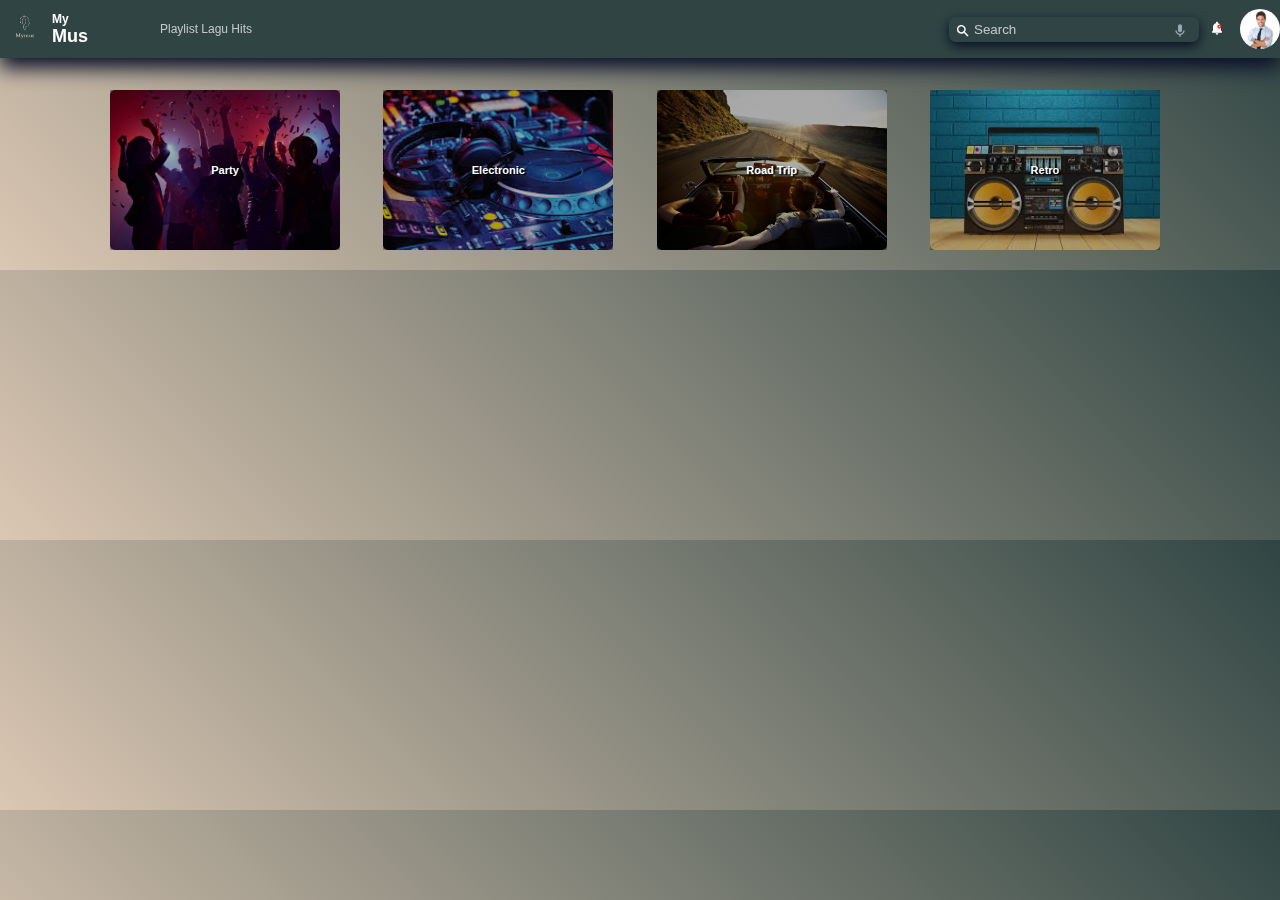
<file: index.html>
<!DOCTYPE html>
<html lang="en">

<head>
    <meta charset="UTF-8">
    <meta http-equiv="X-UA-Compatible" content="IE=edge">
    <meta name="viewport" content="width=device-width, initial-scale=1.0">
    
    <!-- Title -->
    <title>MyMus</title>
    
    <!-- Favicon -->
    <link rel="shortcut icon" href="img/logo.jpg" type="image/x-icon">
    
    <!-- Material Icons css link -->
    <link
        href="https://fonts.googleapis.com/css?family=Material+Icons|Material+Icons+Outlined|Material+Icons+Two+Tone|Material+Icons+Round"
        rel="stylesheet" />
    
    <!-- Local css link -->
    <link rel="stylesheet" href="css/style.css" />

</head>

<body>

    <!-- Navbar -->

    <!-- Making navbar sticky to top -->
    <div class="navbar-fixed">
        <nav class="navbar">

            <!-- Left part of navbar contains logo and menu -->
            <div class="left d-flex">
                <div class="logo d-flex">
                    <div class="logo-img">
                        <a href="index.html"><img src="img/logo.jpg" alt=""></a>
                    </div>
                    <span class="logo-name">
                        <span class="focus-in-contract-bck">My</span><br>
                        <span class="focus-in-contract-bck">Mus</span>
                    </span>
                </div>
                <span class="link">
                    <a href="#player">Playlist Lagu Hits</a>
                </span>
            </div>

            <!-- Right part of navbar contains search bar, notification, user pic -->
            <div class="right d-flex">
                <!-- Search bar -->
                <div class="search">
                    <span class="material-icons-round"> search </span>
                    <input type="text" placeholder="Search" />
                    <span class="material-icons-round"> mic </span>
                </div>

                <!-- Notification icon -->
                <div class="notif">
                    <i class="material-icons-round"> notifications </i>
                    <i class="material-icons-round"> stop_circle </i>
                </div>

                <!-- Profile pic -->
                <div class="profile-pic">
                    <img src="img/profile.jpeg" alt="" />
                </div>
            </div>
        </nav>
    </div>
    <!-- End Navbar -->

    <!-- Container contains Main section and Queue Section -->
    <div class="container main-container d-flex">

        <!--  Main Section -->
        <main class="main-section col">

            <!-- Popular Categories -->
            <section id="mood">
                <div class="section-container d-flex">
                    <!-- Mood Element -->
                    <div class="mood-element">
                        <div class="name d-flex">
                            party
                        </div>
                        <!-- Image with play pause hover effect -->
                        <a href="playlist.html">
                            <div class="image-container play-pause">
                                <img src="img/party.jpg" alt="">
                            </div>
                        </a>
                    </div>
                    <!-- End Mood Element -->

                    <!-- Mood Element -->
                    <div class="mood-element">
                        <div class="name">
                            electronic
                        </div>
                        <!-- Image with play pause hover effect -->
                        <a href="playlist.html">
                            <div class="image-container play-pause">
                                <img src="img/electronic.jpeg" alt="">
                            </div>
                        </a>
                    </div>
                    <!-- End Mood Element -->

                    <!-- Mood Element -->
                    <div class="mood-element">
                        <div class="name">
                            road trip
                        </div>
                        <!-- Image with play pause hover effect -->
                        <a href="playlist.html">
                            <div class="image-container play-pause">
                                <img src="img/roadtrip.jpg" alt="">
                            </div>
                        </a>
                    </div>
                    <!-- End Mood Element -->

                    <!-- Mood Element -->
                    <div class="mood-element">
                        <div class="name">
                            retro
                        </div>
                        <!-- Image with play pause hover effect -->
                        <a href="playlist.html">
                            <div class="image-container play-pause">
                                <img src="img/retro.jpeg" alt="">
                            </div>
                        </a>
                    </div>
                    <!-- End Mood Element -->

                </div>
                
            </section>
            <!-- End Popular Categories -->
        </main>
        <!--  End Main Section -->


    </div>
    <!-- End Container -->

    <!-- Footer i.e. Player  -->
    <!-- queue section is integrated in bottom player for mobile devices -->
    <footer id="player">
        <!-- close icon for mobile devices to close bottom player -->
        <a class="material-icons-round close" href="">
            close
        </a>

        <!-- Container -->
        <div class="container d-flex">

            <!-- Mobile Queue  -->
            <div class="queue">
                <!-- Navbar with queue menu -->
                <div class="navbar-fixed d-flex">
                    <!-- left  -->
                    <div class="left">Queue</div>

                    <!-- Right part contains queue dropdown menu -->
                    <div class="right">

                        <!-- Dropdown container -->
                        <div class="dropdown-container queue-menu" tabindex="1">
                            Queue

                            <!-- down arrow icon -->
                            <span class="material-icons-round">
                                keyboard_arrow_down
                            </span>

                            <!-- dropdown -->
                            <div class="dropdown">
                                <ul class="list">
                                    <li>
                                        <a href="#player">
                                            <span class="material-icons-round ">
                                                queue_music
                                            </span>
                                            <span> Playlists</span>
                                        </a>
                                    </li>
                                    <li>
                                        <a href="#player">
                                            <span class="material-icons-round ">
                                                favorite
                                            </span>
                                            <span> Favourites Songs</span>
                                        </a>
                                    </li>

                                </ul>
                            </div>

                        </div>
                    </div>
                </div>
                <!-- Navbar with queue menu -->

                <!-- Sidebar main i.e. Song container -->
                <div class="sidebar-main">

                    <!-- Song -->
                    <div class="song d-flex">

                        <!-- Left part contains image and song details -->
                        <div class="left d-flex">
                            <div class="count">01</div>
                            <a href="#player">
                                <div class="image-container play-pause">
                                    <img src="img/i-dont-care.jpg" alt="" />
                                </div>
                            </a>
                            <div class="name d-flex">
                                <div class="song-name">I Don't Care</div>
                                <div class="singer-name">Ed Sheeran</div>
                            </div>
                        </div>

                        <div class="right">
                            <!-- used checkbox for toggling -->
                            <input type="checkbox" class="toggle-button">
                            <div class="favourite">
                            </div>
                        </div>
                    </div>
                    <!-- End Song -->

                    <!-- Song -->
                    <div class="song d-flex">

                        <!-- Left part contains image and song details -->
                        <div class="left d-flex">
                            <div class="count">02</div>

                            <a href="#player">
                                <div class="image-container play-pause">
                                    <img src="img/dusk-till-down.jpeg" alt="" />
                                </div>
                            </a>
                            <div class="name d-flex">
                                <div class="song-name">Dusk Till Down</div>
                                <div class="singer-name">Zayn Malik</div>
                            </div>

                        </div>
                        <div class="right">
                            <!-- used checkbox for toggling -->
                            <input type="checkbox" class="toggle-button">
                            <div class="favourite">
                            </div>
                        </div>
                    </div>
                    <!-- End Song -->

                    <!-- Song -->
                    <div class="song d-flex">

                        <!-- Left part contains image and song details -->
                        <div class="left d-flex">
                            <div class="count">03</div>

                            <a href="#player">
                                <div class="image-container play-pause">
                                    <img src="img/vaatthi.jpg" alt="" />
                                </div>
                            </a>
                            <div class="name d-flex">
                                <div class="song-name">Vaathi Coming</div>
                                <div class="singer-name">Anirudh Ravichander</div>
                            </div>

                        </div>
                        <div class="right">
                            <!-- used checkbox for toggling -->
                            <input type="checkbox" class="toggle-button">
                            <div class="favourite">
                            </div>
                        </div>
                    </div>
                    <!-- End Song -->

                    <!-- Song -->
                    <div class="song d-flex">

                        <!-- Left part contains image and song details -->
                        <div class="left d-flex">
                            <div class="current-playing">
                                <span class="material-icons-round">
                                    bar_chart
                                </span>
                            </div>
                            <a href="#player">
                                <div class="image-container play-pause">
                                    <img src="img/in-your-eyes.jpeg" alt="" />
                                </div>
                            </a>
                            <div class="name d-flex">
                                <div class="song-name">In Your Eyes</div>
                                <div class="singer-name">The Weeknd</div>
                            </div>

                        </div>
                        <div class="right">
                            <!-- used checkbox for toggling -->
                            <input type="checkbox" class="toggle-button">
                            <div class="favourite">
                            </div>
                        </div>
                    </div>
                    <!-- End Song -->

                    <!-- Song -->
                    <div class="song d-flex">

                        <!-- Left part contains image and song details -->
                        <div class="left d-flex">
                            <div class="count">01</div>

                            <a href="#player">
                                <div class="image-container play-pause" tabindex="1">
                                    <img src="img/shawnmendes.jpg" alt="">
                                </div>
                            </a>
                            <div class="name d-flex">
                                <div class="song-name"> Treat You Better</div>
                                <div class="singer-name">Shawn Mendes</div>
                            </div>
                        </div>
                        <div class="right">
                            <!-- used checkbox for toggling -->
                            <input type="checkbox" class="toggle-button">
                            <div class="favourite">
                            </div>
                        </div>
                    </div>
                    <!-- End Song -->

                    <!-- Song -->
                    <div class="song d-flex">

                        <!-- Left part contains image and song details -->
                        <div class="left d-flex">
                            <div class="count">02</div>

                            <a href="#player">
                                <div class="image-container play-pause">
                                    <img src="img/heartless.webp" alt="" />
                                </div>
                            </a>
                            <div class="name d-flex">
                                <div class="song-name">Heartless</div>
                                <div class="singer-name">The Weeknd</div>
                            </div>

                        </div>
                        <div class="right">
                            <!-- used checkbox for toggling -->
                            <input type="checkbox" class="toggle-button">
                            <div class="favourite">
                            </div>
                        </div>
                    </div>
                    <!-- End Song -->

                    <!-- Song -->
                    <div class="song d-flex">

                        <!-- Left part contains image and song details -->
                        <div class="left d-flex">
                            <div class="count">03</div>

                            <a href="#player">
                                <div class="image-container play-pause">
                                    <img src="img/blinding-ligghts.webp" alt="" />
                                </div>
                            </a>
                            <div class="name d-flex">
                                <div class="song-name">Blinding Lights</div>
                                <div class="singer-name">The Weeknd</div>
                            </div>

                        </div>
                        <div class="right">
                            <!-- used checkbox for toggling -->
                            <input type="checkbox" class="toggle-button">
                            <div class="favourite">
                            </div>
                        </div>
                    </div>
                    <!-- End Song -->

                    <!-- Song -->
                    <div class="song d-flex">

                        <!-- Left part contains image and song details -->
                        <div class="left d-flex">
                            <div class="count">01</div>

                            <a href="#player">
                                <div class="image-container play-pause">
                                    <img src="img/starboy.webp" alt="" />
                                </div>
                            </a>
                            <div class="name d-flex">
                                <div class="song-name">Starboy</div>
                                <div class="singer-name">The Weeknd</div>
                            </div>

                        </div>
                        <div class="right">
                            <!-- used checkbox for toggling -->
                            <input type="checkbox" class="toggle-button">
                            <div class="favourite">
                            </div>
                        </div>
                    </div>
                    <!-- End Song -->

                    <!-- Song -->
                    <div class="song d-flex">

                        <!-- Left part contains image and song details -->
                        <div class="left d-flex">
                            <div class="count">02</div>

                            <a href="#player">
                                <div class="image-container play-pause">
                                    <img src="img/the-hills.webp" alt="" />
                                </div>
                            </a>
                            <div class="name d-flex">
                                <div class="song-name">The Hills</div>
                                <div class="singer-name">The Weeknd</div>
                            </div>

                        </div>
                        <div class="right">
                            <!-- used checkbox for toggling -->
                            <input type="checkbox" class="toggle-button">
                            <div class="favourite">
                            </div>
                        </div>
                    </div>
                    <!-- End Song -->

                    <!-- Song -->
                    <div class="song d-flex">

                        <!-- Left part contains image and song details -->
                        <div class="left d-flex">
                            <div class="count">03</div>

                            <a href="#player">
                                <div class="image-container play-pause">
                                    <img src="img/i-feel-it-coming.webp" alt="" />
                                </div>
                            </a>
                            <div class="name d-flex">
                                <div class="song-name">I feel it coming</div>
                                <div class="singer-name">The Weeknd</div>
                            </div>

                        </div>
                        <div class="right">
                            <!-- used checkbox for toggling -->
                            <input type="checkbox" class="toggle-button">
                            <div class="favourite">
                            </div>
                        </div>
                    </div>
                    <!-- End Song -->

                    <!-- Song -->
                    <div class="song d-flex">

                        <!-- Left part contains image and song details -->
                        <div class="left d-flex">
                            <div class="count">01</div>

                            <a href="#player">
                                <div class="image-container play-pause">
                                    <img src="img/secrets.webp" alt="" />
                                </div>
                            </a>
                            <div class="name d-flex">
                                <div class="song-name">Secrets</div>
                                <div class="singer-name">The Weeknd</div>
                            </div>

                        </div>
                        <div class="right">
                            <!-- used checkbox for toggling -->
                            <input type="checkbox" class="toggle-button">
                            <div class="favourite">
                            </div>
                        </div>
                    </div>
                    <!-- End Song -->

                    <!-- Song -->
                    <div class="song d-flex">

                        <!-- Left part contains image and song details -->
                        <div class="left d-flex">
                            <div class="count">02</div>

                            <a href="#player">
                                <div class="image-container play-pause">
                                    <img src="img/EdSheeran.jpg" alt="">
                                </div>
                            </a>
                            <div class="name d-flex">
                                <div class="song-name"> Thinking out loud</div>
                                <div class="singer-name">Ed Sheeran</div>
                            </div>

                        </div>
                        <div class="right">
                            <!-- used checkbox for toggling -->
                            <input type="checkbox" class="toggle-button">
                            <div class="favourite">
                            </div>
                        </div>
                    </div>
                    <!-- End Song -->

                    <!-- Song -->
                    <div class="song d-flex">

                        <!-- Left part contains image and song details -->
                        <div class="left d-flex">
                            <div class="count">03</div>

                            <a href="#player">
                                <div class="image-container play-pause">
                                    <img src="img/love-me.jpg" alt="">
                                </div>
                            </a>
                            <div class="name d-flex">
                                <div class="song-name"> Love Me Like You Do</div>
                                <div class="singer-name">Ellie Goulding</div>
                            </div>

                        </div>
                        <div class="right">
                            <!-- used checkbox for toggling -->
                            <input type="checkbox" class="toggle-button">
                            <div class="favourite">
                            </div>
                        </div>
                    </div>
                </div>
                <!-- End Sidebar main -->

            </div>
            <!--End Mobile Queue  -->

            <!-- Bottom Player -->
            <div class="player d-flex">

                <!-- Left part of player -->
                <div class="song-info left d-flex">
                    <!-- thumb -->
                    <div class="image-container"><img src="img/weeknd.jpg" alt=""></div>

                    <!-- song with marquee -->
                    <div class="song-details">
                        <marquee behavior=scroll direction="left" scrollamount="3">Blinding Lights</marquee>
                        <p>The Weeknd</p>
                    </div>

                    <!-- favourite and other controls -->
                    <div class="make-favourite d-flex">
                        <input type="checkbox" class="toggle-button">
                        <div class="favourite">
                        </div>
                        <span class="material-icons-round">block</span>
                    </div>

                </div>
                <!-- End Left part of player -->

                <!-- Middle part of player -->
                <div class="main-controls d-flex center">

                    <!-- change song  controls -->
                    <div class="top-controls d-flex">
                        <span class="material-icons-round">shuffle</span>
                        <span class="material-icons-round">skip_previous</span>
                        <span class="material-icons-round">pause</span>
                        <span class="material-icons-round">skip_next</span>
                        <span class="material-icons-round">repeat</span>
                    </div>

                    <!-- audio seek bar using range input element -->
                    <div class="bottom-controls d-flex">
                        <div class="duration">1:24</div>
                        <div class="progress d-flex"><input type="range"></div>
                        <div class="duration">4:23</div>
                    </div>

                </div>
                <!-- End Middle part of player -->

                <!-- Right part of player -->
                <div class="right-control right d-flex">

                    <!-- Playlist, volume and other controls -->
                    <span class="material-icons-round">playlist_play</span>
                    <span class="material-icons-round">speaker</span>
                    <span class="material-icons-round">volume_up</span>
                    <div class="progress d-flex">
                        <input type="range">
                    </div>
                    <span class="material-icons-round">open_in_full</span>
                </div>
                <!-- End Right part of player -->

            </div>
            <!--End Bottom Player -->

        </div>
        <!-- End Container -->

    </footer>
    <!-- End Footer -->

</body>

</html>
</file>
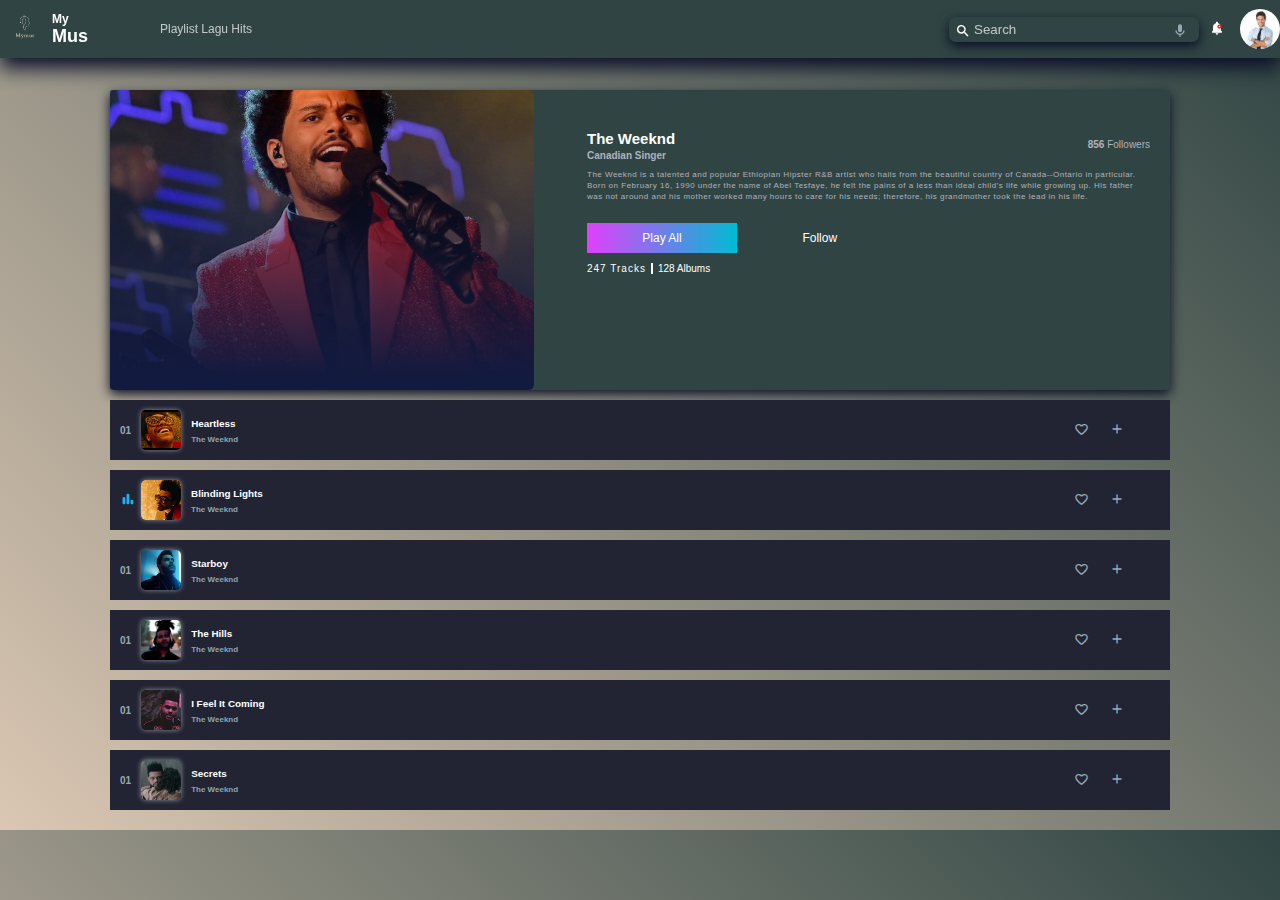
<file: playlist.html>
<!DOCTYPE html>
<html lang="en">

<head>
    <meta charset="UTF-8" />
    <meta name="viewport" content="width=device-width, initial-scale=1.0" />

    <!-- Title -->
    <title>MyMus</title>

    <!-- Favicon -->
    <link rel="shortcut icon" href="img/logo.jpg" type="image/x-icon">

    <!-- Material Icons css link -->
    <link
        href="https://fonts.googleapis.com/css?family=Material+Icons|Material+Icons+Outlined|Material+Icons+Two+Tone|Material+Icons+Round"
        rel="stylesheet" />

    <!-- Local css link -->
    <link rel="stylesheet" href="css/style.css" />

</head>

<body>
    
    <!-- Navbar -->

    <!-- Making navbar sticky to top -->
    <div class="navbar-fixed">
        <nav class="navbar">

            <!-- Left part of navbar contains logo and menu -->
            <div class="left d-flex">
                <div class="logo d-flex">
                    <div class="logo-img">
                        <a href="index.html"><img src="img/logo.jpg" alt=""></a>
                    </div>
                    <span class="logo-name">
                        <span class="focus-in-contract-bck">My</span><br>
                        <span class="focus-in-contract-bck">Mus</span>
                    </span>
                </div>
                <span class="link">
                    <a href="#player">Playlist Lagu Hits</a>
                </span>
            </div>

            <!-- Right part of navbar contains search bar, notification, user pic -->
            <div class="right d-flex">
                <!-- Search bar -->
                <div class="search">
                    <span class="material-icons-round"> search </span>
                    <input type="text" placeholder="Search" />
                    <span class="material-icons-round"> mic </span>
                </div>

                <!-- Notification icon -->
                <div class="notif">
                    <i class="material-icons-round"> notifications </i>
                    <i class="material-icons-round"> stop_circle </i>
                </div>

                <!-- Profile pic -->
                <div class="profile-pic">
                    <img src="img/profile.jpeg" alt="" />
                </div>
            </div>
        </nav>
    </div>
    <!-- End Navbar -->

    <!-- Container contains Main section and Queue Section -->
    <div class="container main-container d-flex">

        <!--  Main Section -->
        <main class="main-section col d-flex">

            <!-- Hero Section -->
            <div class="hero scale-up-center d-flex">

                <!-- Left part -->
                <div class="left">
                    <div class="image-container">
                        <img src="img/weeknd1.jpg" alt="" />
                    </div>
                </div>

                <!-- Right Part -->
                <div class="right d-flex">

                    <!-- Artist name -->
                    <div class="heading d-flex">
                        <div class="left">
                            <p class="artist-name">The Weeknd</p>
                            <p class="bold">Canadian Singer</p>
                        </div>
                        <div class="right">
                            <span class="followers bold">856</span> Followers
                        </div>
                    </div>

                    <!-- Description about artist -->
                    <div class="description">
                        The Weeknd is a talented and popular Ethiopian Hipster R&B artist who hails from the beautiful
                        country of
                        Canada--Ontario in particular. Born on February 16, 1990 under the name of Abel Tesfaye, he felt
                        the pains of a less
                        than ideal child's life while growing up. His father was not around and his mother worked many
                        hours to care for his
                        needs; therefore, his grandmother took the lead in his life.
                    </div>

                    <!-- Button controls -->
                    <div class="controls">
                        <button class="btn">Play All</button>
                        <button class="btn">Follow</button>
                    </div>

                    <!-- Total tracks and albums -->
                    <div class="songs d-flex">
                        <div class="tracks"><span>247</span> Tracks</div>
                        <div class="albums"><span>128</span> Albums</div>
                    </div>
                </div>

            </div>
            <!-- End Hero Section -->

            <!-- All Songs -->
            <div class="all-songs scale-up-center d-flex">

                <!-- Song -->
                <div class="song d-flex">
                    <!-- Left part -->
                    <div class="left d-flex">
                        <div class="count">01</div>
                        <a href="#player">
                            <div class="image-container play-pause">
                                <img src="img/heartless.webp" alt="" />
                            </div>
                        </a>
                        <div class="name d-flex">
                            <div class="song-name">Heartless</div>
                            <div class="singer-name">The Weeknd</div>
                        </div>
                    </div>
                    <!-- Right part -->
                    <div class="right d-flex">
                        <!-- checkbox used for toggling favourite button -->
                        <input type="checkbox" class="toggle-button" />
                        <div class="favourite"></div>
                        <span class="material-icons-round"> add </span>
                    </div>
                </div>
                <!-- End Song -->

                <!-- Song -->
                <div class="song d-flex">
                    <!-- Left part -->
                    <div class="left d-flex">
                        <div class="current-playing">
                            <span class="material-icons-round">
                                bar_chart
                            </span>
                        </div>
                        <a href="#player">
                            <div class="image-container play-pause">
                                <img src="img/blinding-ligghts.webp" alt="" />
                            </div>
                        </a>
                        <div class="name d-flex">
                            <div class="song-name">Blinding Lights</div>
                            <div class="singer-name">The Weeknd</div>
                        </div>
                    </div>
                    <!-- Right part -->
                    <div class="right d-flex">
                        <!-- checkbox used for toggling favourite button -->
                        <input type="checkbox" class="toggle-button" />
                        <div class="favourite"></div>
                        <span class="material-icons-round"> add </span>
                    </div>
                </div>
                <!-- End Song -->

                <!-- Song -->
                <div class="song d-flex">
                    <!-- Left part -->
                    <div class="left d-flex">
                        <div class="count">01</div>
                        <a href="#player">
                            <div class="image-container play-pause">
                                <img src="img/starboy.webp" alt="" />
                            </div>
                        </a>
                        <div class="name d-flex">
                            <div class="song-name">Starboy</div>
                            <div class="singer-name">The Weeknd</div>
                        </div>
                    </div>
                    <!-- Right part -->
                    <div class="right d-flex">
                        <!-- checkbox used for toggling favourite button -->
                        <input type="checkbox" class="toggle-button" />
                        <div class="favourite"></div>
                        <span class="material-icons-round"> add </span>
                    </div>
                </div>
                <!-- End Song -->

                <!-- Song -->
                <div class="song d-flex">
                    <!-- Left part -->
                    <div class="left d-flex">
                        <div class="count">01</div>
                        <a href="#player">
                            <div class="image-container play-pause">
                                <img src="img/the-hills.webp" alt="" />
                            </div>
                        </a>
                        <div class="name d-flex">
                            <div class="song-name">The Hills</div>
                            <div class="singer-name">The Weeknd</div>
                        </div>
                    </div>
                    <!-- Right part -->
                    <div class="right d-flex">
                        <!-- checkbox used for toggling favourite button -->
                        <input type="checkbox" class="toggle-button" />
                        <div class="favourite"></div>
                        <span class="material-icons-round"> add </span>
                    </div>
                </div>
                <!-- End Song -->

                <!-- Song -->
                <div class="song d-flex">
                    <!-- Left part -->
                    <div class="left d-flex">
                        <div class="count">01</div>
                        <a href="#player">
                            <div class="image-container play-pause">
                                <img src="img/i-feel-it-coming.webp" alt="" />
                            </div>
                        </a>
                        <div class="name d-flex">
                            <div class="song-name">I feel it coming</div>
                            <div class="singer-name">The Weeknd</div>
                        </div>
                    </div>
                    <!-- Right part -->
                    <div class="right d-flex">
                        <!-- checkbox used for toggling favourite button -->
                        <input type="checkbox" class="toggle-button" />
                        <div class="favourite"></div>
                        <span class="material-icons-round"> add </span>
                    </div>
                </div>
                <!-- End Song -->

                <!-- Song -->
                <div class="song d-flex">
                    <!-- Left part -->
                    <div class="left d-flex">
                        <div class="count">01</div>
                        <a href="#player">
                            <div class="image-container play-pause">
                                <img src="img/secrets.webp" alt="" />
                            </div>
                        </a>
                        <div class="name d-flex">
                            <div class="song-name">Secrets</div>
                            <div class="singer-name">The Weeknd</div>
                        </div>
                    </div>

                    <!-- Right part -->
                    <div class="right d-flex">
                        <!-- checkbox used for toggling favourite button -->
                        <input type="checkbox" class="toggle-button" />
                        <div class="favourite"></div>
                        <span class="material-icons-round"> add </span>
                    </div>
                </div>
                <!-- End Song -->
            </div>
            <!-- End All Songs -->

        </main>
        <!-- End Main Section -->

        <!-- Sidebar for Desktop -->
    </div>
    <!-- End Container -->

    <!-- Footer i.e. Player  -->
    <!-- queue section is integrated in bottom player for mobile devices -->
    <footer id="player">
        <!-- close icon for mobile devices to close bottom player -->
        <a class="material-icons-round close" href="">
            close
        </a>
    
        <!-- Container -->
        <div class="container d-flex">
    
            <!-- Mobile Queue  -->
            <div class="queue">
                <!-- Navbar with queue menu -->
                <div class="navbar-fixed d-flex">
                    <!-- left  -->
                    <div class="left">Queue</div>
    
                    <!-- Right part contains queue dropdown menu -->
                    <div class="right">
    
                        <!-- Dropdown container -->
                        <div class="dropdown-container queue-menu" tabindex="1">
                            Queue
    
                            <!-- down arrow icon -->
                            <span class="material-icons-round">
                                keyboard_arrow_down
                            </span>
    
                            <!-- dropdown -->
                            <div class="dropdown">
                                <ul class="list">
                                    <li>
                                        <a href="#player">
                                            <span class="material-icons-round ">
                                                queue_music
                                            </span>
                                            <span> Playlists</span>
                                        </a>
                                    </li>
                                    <li>
                                        <a href="#player">
                                            <span class="material-icons-round ">
                                                favorite
                                            </span>
                                            <span> Favourites Songs</span>
                                        </a>
                                    </li>
    
                                </ul>
                            </div>
    
                        </div>
                    </div>
                </div>
                <!-- Navbar with queue menu -->
    
                <!-- Sidebar main i.e. Song container -->
                <div class="sidebar-main">
    
                    <!-- Song -->
                    <div class="song d-flex">
    
                        <!-- Left part contains image and song details -->
                        <div class="left d-flex">
                            <div class="count">01</div>
                            <a href="#player">
                                <div class="image-container play-pause">
                                    <img src="img/i-dont-care.jpg" alt="" />
                                </div>
                            </a>
                            <div class="name d-flex">
                                <div class="song-name">I Don't Care</div>
                                <div class="singer-name">Ed Sheeran</div>
                            </div>
                        </div>
    
                        <div class="right">
                            <!-- used checkbox for toggling -->
                            <input type="checkbox" class="toggle-button">
                            <div class="favourite">
                            </div>
                        </div>
                    </div>
                    <!-- End Song -->
    
                    <!-- Song -->
                    <div class="song d-flex">
    
                        <!-- Left part contains image and song details -->
                        <div class="left d-flex">
                            <div class="count">02</div>
    
                            <a href="#player">
                                <div class="image-container play-pause">
                                    <img src="img/dusk-till-down.jpeg" alt="" />
                                </div>
                            </a>
                            <div class="name d-flex">
                                <div class="song-name">Dusk Till Down</div>
                                <div class="singer-name">Zayn Malik</div>
                            </div>
    
                        </div>
                        <div class="right">
                            <!-- used checkbox for toggling -->
                            <input type="checkbox" class="toggle-button">
                            <div class="favourite">
                            </div>
                        </div>
                    </div>
                    <!-- End Song -->
    
                    <!-- Song -->
                    <div class="song d-flex">
    
                        <!-- Left part contains image and song details -->
                        <div class="left d-flex">
                            <div class="count">03</div>
    
                            <a href="#player">
                                <div class="image-container play-pause">
                                    <img src="img/vaatthi.jpg" alt="" />
                                </div>
                            </a>
                            <div class="name d-flex">
                                <div class="song-name">Vaathi Coming</div>
                                <div class="singer-name">Anirudh Ravichander</div>
                            </div>
    
                        </div>
                        <div class="right">
                            <!-- used checkbox for toggling -->
                            <input type="checkbox" class="toggle-button">
                            <div class="favourite">
                            </div>
                        </div>
                    </div>
                    <!-- End Song -->
    
                    <!-- Song -->
                    <div class="song d-flex">
    
                        <!-- Left part contains image and song details -->
                        <div class="left d-flex">
                            <div class="current-playing">
                                <span class="material-icons-round">
                                    bar_chart
                                </span>
                            </div>
                            <a href="#player">
                                <div class="image-container play-pause">
                                    <img src="img/in-your-eyes.jpeg" alt="" />
                                </div>
                            </a>
                            <div class="name d-flex">
                                <div class="song-name">In Your Eyes</div>
                                <div class="singer-name">The Weeknd</div>
                            </div>
    
                        </div>
                        <div class="right">
                            <!-- used checkbox for toggling -->
                            <input type="checkbox" class="toggle-button">
                            <div class="favourite">
                            </div>
                        </div>
                    </div>
                    <!-- End Song -->
    
                    <!-- Song -->
                    <div class="song d-flex">
    
                        <!-- Left part contains image and song details -->
                        <div class="left d-flex">
                            <div class="count">01</div>
    
                            <a href="#player">
                                <div class="image-container play-pause" tabindex="1">
                                    <img src="img/shawnmendes.jpg" alt="">
                                </div>
                            </a>
                            <div class="name d-flex">
                                <div class="song-name"> Treat You Better</div>
                                <div class="singer-name">Shawn Mendes</div>
                            </div>
                        </div>
                        <div class="right">
                            <!-- used checkbox for toggling -->
                            <input type="checkbox" class="toggle-button">
                            <div class="favourite">
                            </div>
                        </div>
                    </div>
                    <!-- End Song -->
    
                    <!-- Song -->
                    <div class="song d-flex">
    
                        <!-- Left part contains image and song details -->
                        <div class="left d-flex">
                            <div class="count">02</div>
    
                            <a href="#player">
                                <div class="image-container play-pause">
                                    <img src="img/heartless.webp" alt="" />
                                </div>
                            </a>
                            <div class="name d-flex">
                                <div class="song-name">Heartless</div>
                                <div class="singer-name">The Weeknd</div>
                            </div>
    
                        </div>
                        <div class="right">
                            <!-- used checkbox for toggling -->
                            <input type="checkbox" class="toggle-button">
                            <div class="favourite">
                            </div>
                        </div>
                    </div>
                    <!-- End Song -->
    
                    <!-- Song -->
                    <div class="song d-flex">
    
                        <!-- Left part contains image and song details -->
                        <div class="left d-flex">
                            <div class="count">03</div>
    
                            <a href="#player">
                                <div class="image-container play-pause">
                                    <img src="img/blinding-ligghts.webp" alt="" />
                                </div>
                            </a>
                            <div class="name d-flex">
                                <div class="song-name">Blinding Lights</div>
                                <div class="singer-name">The Weeknd</div>
                            </div>
    
                        </div>
                        <div class="right">
                            <!-- used checkbox for toggling -->
                            <input type="checkbox" class="toggle-button">
                            <div class="favourite">
                            </div>
                        </div>
                    </div>
                    <!-- End Song -->
    
                    <!-- Song -->
                    <div class="song d-flex">
    
                        <!-- Left part contains image and song details -->
                        <div class="left d-flex">
                            <div class="count">01</div>
    
                            <a href="#player">
                                <div class="image-container play-pause">
                                    <img src="img/starboy.webp" alt="" />
                                </div>
                            </a>
                            <div class="name d-flex">
                                <div class="song-name">Starboy</div>
                                <div class="singer-name">The Weeknd</div>
                            </div>
    
                        </div>
                        <div class="right">
                            <!-- used checkbox for toggling -->
                            <input type="checkbox" class="toggle-button">
                            <div class="favourite">
                            </div>
                        </div>
                    </div>
                    <!-- End Song -->
    
                    <!-- Song -->
                    <div class="song d-flex">
    
                        <!-- Left part contains image and song details -->
                        <div class="left d-flex">
                            <div class="count">02</div>
    
                            <a href="#player">
                                <div class="image-container play-pause">
                                    <img src="img/the-hills.webp" alt="" />
                                </div>
                            </a>
                            <div class="name d-flex">
                                <div class="song-name">The Hills</div>
                                <div class="singer-name">The Weeknd</div>
                            </div>
    
                        </div>
                        <div class="right">
                            <!-- used checkbox for toggling -->
                            <input type="checkbox" class="toggle-button">
                            <div class="favourite">
                            </div>
                        </div>
                    </div>
                    <!-- End Song -->
    
                    <!-- Song -->
                    <div class="song d-flex">
    
                        <!-- Left part contains image and song details -->
                        <div class="left d-flex">
                            <div class="count">03</div>
    
                            <a href="#player">
                                <div class="image-container play-pause">
                                    <img src="img/i-feel-it-coming.webp" alt="" />
                                </div>
                            </a>
                            <div class="name d-flex">
                                <div class="song-name">I feel it coming</div>
                                <div class="singer-name">The Weeknd</div>
                            </div>
    
                        </div>
                        <div class="right">
                            <!-- used checkbox for toggling -->
                            <input type="checkbox" class="toggle-button">
                            <div class="favourite">
                            </div>
                        </div>
                    </div>
                    <!-- End Song -->
    
                    <!-- Song -->
                    <div class="song d-flex">
    
                        <!-- Left part contains image and song details -->
                        <div class="left d-flex">
                            <div class="count">01</div>
    
                            <a href="#player">
                                <div class="image-container play-pause">
                                    <img src="img/secrets.webp" alt="" />
                                </div>
                            </a>
                            <div class="name d-flex">
                                <div class="song-name">Secrets</div>
                                <div class="singer-name">The Weeknd</div>
                            </div>
    
                        </div>
                        <div class="right">
                            <!-- used checkbox for toggling -->
                            <input type="checkbox" class="toggle-button">
                            <div class="favourite">
                            </div>
                        </div>
                    </div>
                    <!-- End Song -->
    
                    <!-- Song -->
                    <div class="song d-flex">
    
                        <!-- Left part contains image and song details -->
                        <div class="left d-flex">
                            <div class="count">02</div>
    
                            <a href="#player">
                                <div class="image-container play-pause">
                                    <img src="img/EdSheeran.jpg" alt="">
                                </div>
                            </a>
                            <div class="name d-flex">
                                <div class="song-name"> Thinking out loud</div>
                                <div class="singer-name">Ed Sheeran</div>
                            </div>
    
                        </div>
                        <div class="right">
                            <!-- used checkbox for toggling -->
                            <input type="checkbox" class="toggle-button">
                            <div class="favourite">
                            </div>
                        </div>
                    </div>
                    <!-- End Song -->
    
                    <!-- Song -->
                    <div class="song d-flex">
    
                        <!-- Left part contains image and song details -->
                        <div class="left d-flex">
                            <div class="count">03</div>
    
                            <a href="#player">
                                <div class="image-container play-pause">
                                    <img src="img/love-me.jpg" alt="">
                                </div>
                            </a>
                            <div class="name d-flex">
                                <div class="song-name"> Love Me Like You Do</div>
                                <div class="singer-name">Ellie Goulding</div>
                            </div>
    
                        </div>
                        <div class="right">
                            <!-- used checkbox for toggling -->
                            <input type="checkbox" class="toggle-button">
                            <div class="favourite">
                            </div>
                        </div>
                    </div>
                </div>
                <!-- End Sidebar main -->
    
            </div>
            <!--End Mobile Queue  -->
    
            <!-- Bottom Player -->
            <div class="player d-flex">
    
                <!-- Left part of player -->
                <div class="song-info left d-flex">
                    <!-- thumb -->
                    <div class="image-container"><img src="img/weeknd.jpg" alt=""></div>
    
                    <!-- song with marquee -->
                    <div class="song-details">
                        <marquee behavior=scroll direction="left" scrollamount="3">Blinding Lights</marquee>
                        <p>The Weeknd</p>
                    </div>
    
                    <!-- favourite and other controls -->
                    <div class="make-favourite d-flex">
                        <input type="checkbox" class="toggle-button">
                        <div class="favourite">
                        </div>
                        <span class="material-icons-round">block</span>
                    </div>
    
                </div>
                <!-- End Left part of player -->
    
                <!-- Middle part of player -->
                <div class="main-controls d-flex center">
    
                    <!-- change song  controls -->
                    <div class="top-controls d-flex">
                        <span class="material-icons-round">shuffle</span>
                        <span class="material-icons-round">skip_previous</span>
                        <span class="material-icons-round">pause</span>
                        <span class="material-icons-round">skip_next</span>
                        <span class="material-icons-round">repeat</span>
                    </div>
    
                    <!-- audio seek bar using range input element -->
                    <div class="bottom-controls d-flex">
                        <div class="duration">1:24</div>
                        <div class="progress d-flex"><input type="range"></div>
                        <div class="duration">4:23</div>
                    </div>
    
                </div>
                <!-- End Middle part of player -->
    
                <!-- Right part of player -->
                <div class="right-control right d-flex">
    
                    <!-- Playlist, volume and other controls -->
                    <span class="material-icons-round">playlist_play</span>
                    <span class="material-icons-round">speaker</span>
                    <span class="material-icons-round">volume_up</span>
                    <div class="progress d-flex">
                        <input type="range">
                    </div>
                    <span class="material-icons-round">open_in_full</span>
                </div>
                <!-- End Right part of player -->
    
            </div>
            <!--End Bottom Player -->
    
        </div>
        <!-- End Container -->
    
    </footer>
    <!-- End Footer -->

</body>

</html>
</file>
<file: css/style.css>
/*=============================================
=            Global Styles            =
=============================================*/

@font-face {
  font-family: priori-sans;
  src: url(../Priori_Sans_Regular.ttf);
}
/* removing defalt padding and margins */
* {
  padding: 0;
  margin: 0;
  box-sizing: border-box;
  font-family: sans-serif;
  outline: none;
}

html {
  font-size: 62.5%;
  scroll-behavior: smooth;
}
body {
  background-image: linear-gradient(45deg, #dbc7b3, #304543);
  background-color: #dbc7b3;
  color: #93a8b3;
  scrollbar-width: none;
}
a {
  color: inherit;
  text-decoration: none;
}
a:hover,
a:focus {
  color: white;
  text-decoration: none;
}

/* Hiding scroll bar */
::-webkit-scrollbar {
  display: none;
}
html,
body,
aside,
.queue {
  -ms-overflow-style: none; /* IE and Edge */
  scrollbar-width: none; /* Firefox */
}

/* Placeholder color */
::placeholder {
  /* Chrome, Firefox, Opera, Safari 10.1+ */
  color: #ffffffb3;
  opacity: 1; /* Firefox */
}

img {
  width: 100%;
  height: 100%;
  object-fit: cover;
}
.col {
  margin-left: 1.5rem;
  margin-right: 1.5rem;
  padding: 1rem;
}
/* flex class */
.d-flex {
  display: flex;
  justify-content: center;
  align-items: center;
}
/* material icons  */
.material-icons-round,
.material-icons-outlined {
  font-size: 16px !important;
  vertical-align: middle;
  position: relative;
  top: -1px;
  margin-right: 5px;
}
.material-icons-round:hover,
.material-icons-round:focus {
  color: white;
  cursor: pointer;
}

.container {
  margin-top: 8rem;
  padding-right: 1.5rem;
  padding-left: 1.5rem;
  margin-right: auto;
  margin-left: auto;
  align-items: stretch;
}
.main-section {
  flex: 3 3;
  width: 100%;
  flex-direction: column;
  align-items: stretch;
}
.center {
  align-self: center;
  justify-self: center;
}
aside {
  flex: 1 0;
  display: none;
}
.image-container {
  width: 6rem;
  height: 6rem;
  margin-right: 1rem;
  border-radius: 5px;
  overflow: hidden;
}
.section-container {
  flex-wrap: wrap;
  justify-content: space-between;
}
.section-title {
  margin: 2rem 0 1rem;
  color: white;
  font-weight: 400;
  text-transform: capitalize;
  font-size: 1.3rem;
  line-height: 2;
  border-bottom: 1px solid white;
}
/* Dropdown */
.dropdown {
  background-color: rgba(255, 255, 255, 0.9);
  position: absolute;
  top: 10px;
  right: 20px;
  transition: transform 0.4s;
  transform: scale(0);
  transform-origin: 100% 0;
  font-weight: normal;
}
.dropdown-container:focus .dropdown {
  z-index: 100;
  transform: scale(1);
  text-align: left;
}
.dropdown-container:focus .menu-icon {
  color: white;
}

/*=====  End of Global Styles  ======*/

/*=============================================
=            Play Pause hover effect            =
=============================================*/

.play-pause {
  position: relative;
}
.play-pause::after {
  width: 100%;
  height: 100%;
  content: "play_arrow";
  font-family: "Material Icons Round";
  font-size: 3rem;
  position: absolute;
  top: 0;
  left: 0;
  text-align: center;
  line-height: 9rem;
  color: white;
  background-color: #0c0c0c50;
  z-index: 5;
  display: none;
}
/* checkbox toggle button */
.toggle-button {
  position: absolute;
  z-index: 5;
  width: 20px;
  height: 20px;
  opacity: 0;
  top: 0;
  left: 0;
}
.favourite::after {
  content: "favorite_border";
  font-family: "Material Icons Round";
  font-size: 1.5rem;
}
.toggle-button:hover {
  cursor: pointer;
}
.toggle-button:checked + .favourite::after {
  content: "favorite";
  color: red;
}
.latest-artist .play-pause::after {
  width: 6rem;
  line-height: 6rem;
  height: 100%;
}
.play-pause:hover::after {
  display: block;
}
.category .name:hover + a .play-pause::after,
.mood-element .name:hover + a .play-pause::after {
  display: block;
}

.popular-artist .play-pause::after {
  line-height: 9rem;
}
.mood-element .play-pause::after {
  line-height: 16rem;
}
.latest-songs .play-pause::after {
  line-height: 11rem;
}
.song .play-pause::after {
  line-height: 6rem;
  font-size: 2rem;
}
/*=====  End of Play Pause hover effect  ======*/

/*=============================================
=            Navbar            =
=============================================*/

.navbar-fixed {
  position: fixed;
  width: 100%;
  top: 0;
  background-color: #304543;
  padding: 5px 0;
  box-shadow: 0px 10px 20px 0px #0a0f28;
  z-index: 200;
}
.navbar {
  display: flex;
  justify-content: space-between;
  align-items: center;
}
/* logo */
.logo-img {
  height: 4.8rem;
  width: 5rem;
}
.logo-img img {
  height: 100%;
  width: 100%;
  object-fit: contain;
}
.logo-name {
  width: 8rem;
  padding: 0px 2px;
  font-weight: 600;
}
.logo-name span:first-child {
  color: white;
  font-size: 1rem;
}
.logo-name span:last-child {
  color: white;
  font-size: 1.5rem;
}
.link {
  display: none;
}
.link a {
  padding: 10px;
  font-size: 1.2rem;
  color: rgba(255, 255, 255, 0.7);
  text-decoration: none;
  transition: 0.3s ease-in-out;
}
.link a:hover,
.link a:focus {
  cursor: pointer;
  color: white;
  background-color: #fff4;
  border-radius: 5px;
}
/* search bar */
.search input {
  padding: 0.5rem 2.5rem;
  width: 18rem;
  background-color: #304543;
  color: white;
  border: none;
  border-radius: 7px;
  box-shadow: #090e27 0px 4px 12px;
}
.search {
  position: relative;
}
.search span:nth-child(1) {
  position: absolute;
  font-size: 1rem;
  left: 6px;
  top: 6px;
  color: #ffffff;
  z-index: 1;
}
.search span:last-child {
  position: absolute;
  font-size: 1rem;
  right: 6px;
  top: 6px;
  color: #93a8b3;
  z-index: 1;
}
.search,
.notif {
  margin-right: 1rem;
}
.notif {
  color: white;
  position: relative;
  cursor: pointer;
}
.notif i:nth-child(2) {
  position: absolute;
  font-size: 5px !important;
  color: red;
  left: 8px;
  top: 3px;
}
/* user profile */
.profile-pic {
  height: 4rem;
  width: 4rem;
}
.profile-pic img {
  width: 100%;
  height: 100%;
  object-fit: cover;
  border-radius: 50%;
}
/*=====  End of Navbar  ======*/

/*=============================================
=            Carousel            =
=============================================*/
.carousel .row {
  justify-content: space-between;
}
.carousel-item {
  min-width: 12rem;
  height: 12rem;
  border-radius: 5px;
  transition: transform 250ms;
  overflow: hidden;
}
.row:hover .carousel-item {
  opacity: 0.5;
  transform: scale(0.9);
}
.row:hover .carousel-item:hover {
  cursor: pointer;
  transform: scale(1.2);
  opacity: 1;
  z-index: 1;
}

/*=====  End of Carousel  ======*/

/*=============================================
=            Latest Release Section            =
=============================================*/

.latest-artist {
  flex-basis: 100%;
  margin-bottom: 1rem;
  justify-content: space-between;
  position: relative;
}
.latest-artist .right {
  flex-direction: column;
  align-self: flex-start;
  justify-content: space-between;
}
.details {
  color: white;
}
.name,
.date {
  line-height: 2;
}
.name {
  text-transform: capitalize;
  font-size: 0.9em;
  color: #fff;
  font-weight: bold;
}
.date {
  font-weight: 100;
  font-size: 0.8em;
}
.menu-icon:hover {
  cursor: pointer;
}
.latest-artist .material-icons-round {
  margin: 0;
  margin-left: 5px;
}
.length {
  font-size: 1em;
}
.list {
  list-style: none;
}
.list li:hover,
.list li:focus {
  background-color: white;
}
.list li a {
  display: block;
  width: 100%;
  text-decoration: none;
  color: darkslategray;
  padding: 0.5rem;
  font-size: 12px;
  border-bottom: 1px solid lightgray;
}
.text {
  line-height: 24px;
}

/*=====  End of Latest Release Section  ======*/

/*=============================================
=            Popular Artists Section            =
=============================================*/
.popular-artist {
  flex-basis: 33%;
  margin-bottom: 1rem;
}

.popular-artist .image-container {
  border-radius: 50%;
  overflow: hidden;
  width: 8rem;
  height: 8rem;
  margin-right: 0;
}
.popular-artist .image-container img {
  border-radius: 50%;
}
.popular-artist .name {
  width: 8rem;
  text-align: center;
  text-transform: capitalize;
}

/*=====  End of Popular Artists  ======*/

/*=============================================
=            Catefories Section            =
=============================================*/

#categories .section-container {
  background-color: #101642;
  padding: 1rem;
  border-radius: 5px;
  justify-content: center;
}
.stations {
  height: 10rem;
  width: 100%;
  flex-direction: column;
  padding: 10px;
  border-radius: 10px;
  margin-bottom: 1rem;
  background-color: #ff6701;
  box-shadow: 0px 0px 10px 2px #00000050;
}
.stations .image-container {
  margin: 0;
  width: 4rem;
  height: 4rem;
}
.category-container {
  flex-wrap: wrap;
  width: 80%;
  justify-content: space-between;
}
.category {
  position: relative;
  width: 9rem;
  height: 9rem;
  overflow: hidden;
  border-radius: 50%;
  margin-bottom: 1rem;
  margin-right: 1rem;
}
.category .image-container {
  display: block;
  width: 9rem;
  height: 9rem;
  margin-right: 0;
}
.category img {
  border-radius: 50%;
}
.category .name {
  position: absolute;
  width: 100%;
  height: 100%;
  top: 0;
  left: 0;
  border-radius: 50%;
  text-align: center;
  z-index: 2;
  font-size: 1.2rem;
  text-shadow: 0px 5px 6px rgba(0, 0, 0);
}
.love {
  background: rgb(2, 0, 36);
  background: linear-gradient(#ff577e50 0%, #ff577f50 100%);
}
.retro {
  background: linear-gradient(#f0cb6550 0%, #f1ce6d50 100%);
}
.chill {
  background: linear-gradient(#00d0f550, #51c2d550);
}
.workout {
  background: linear-gradient(#ebd8b750 0%, #ebd8b750 100%);
}
.rock {
  background: linear-gradient(#0015ff50 0%, #0015ff50 100%);
}
.pop {
  background: linear-gradient(
    rgba(255, 166, 0, 0.5) 0%,
    rgba(255, 68, 0, 0.5) 100%
  );
}

/*=====  End of Catefories Section  ======*/

/*=============================================
=            Mood Section            =
=============================================*/

#mood .section-container {
  justify-content: space-between;
}
.mood-element {
  position: relative;
}
.mood-element .image-container,
.mood-element {
  min-width: 100%;
  height: 16rem;
  margin-bottom: 1rem;
}
.mood-element .image-container {
  overflow: hidden;
}
.mood-element .image-container img {
  transition: 0.3s ease-in-out;
}
.mood-element .image-container:hover img {
  transform: scale(1.2);
}

.mood-element .name {
  position: absolute;
  text-align: center;
  width: 100%;
  top: 0;
  line-height: 16rem;
  font-size: 1.5rem;
  background-color: #00000050;
  text-shadow: 2px 1px 1px black;
  z-index: 2;
}

/*=====  End of Mood Section  ======*/

/*=============================================
=            Latest Songs Section            =
=============================================*/

.latest-songs {
  margin-bottom: 1rem;
  margin-right: 1rem;
}
.latest-songs .image-container {
  width: 12rem;
  height: 12rem;
  margin: 0;
}
.latest-songs .details,
.latest-songs .name {
  font-size: 1.1rem;
  margin-top: 0.6rem;
}
.latest-songs .name p:last-child {
  font-weight: 300;
}

/*=====  End of Latest Songs Section  ======*/

/*=============================================
=            Bottom Music Player            =
=============================================*/

#player {
  position: fixed;
  bottom: 0;
  left: 0;
  width: 100%;
  z-index: 20;
  background-color: #232b2b;
  visibility: hidden;
  opacity: 0;
  transition: 0.3s ease-in-out;
}
#player:target {
  visibility: visible;
  opacity: 1;
}
#player .container {
  position: relative;
  flex-direction: column;
  height: 86vh;
  padding: 0;
  padding-bottom: 1rem;
  width: 100%;
  margin: 0;
  justify-content: space-between;
  color: #93a8b3;
}
.player {
  width: 100%;
  background-color: #282828;
}
.player .image-container {
  width: 4rem;
  height: 4rem;
}
.song-details {
  margin-right: 0;
}
.song-details marquee {
  font-size: 1.2rem;
  font-weight: 500;
  max-width: 15rem;
  max-height: 2rem;
  margin-top: -1rem;
  margin-bottom: 1rem;
  overflow: hidden;
  color: white;
  position: relative;
}
.song-details marquee::after {
  position: absolute;
  content: "";
  top: 0;
  left: 0;
  width: 100%;
  height: 100%;
  background: linear-gradient(to right, rgba(255, 255, 255, 0) 0%, #282828 95%);
}
.song-details p:last-child {
  font-size: 1rem;
  font-weight: 300;
  margin-bottom: -1rem;
}
.make-favourite {
  display: none;
  position: relative;
  align-self: flex-start;
  margin-top: 0.8rem;
}
#player .material-icons-round,
.make-favourite .favourite::after {
  font-size: 1.3rem !important;
  margin-left: 0.5rem;
}
.main-controls {
  flex-direction: column;
}
.top-controls {
  margin-bottom: 0.5rem;
}
.top-controls span:nth-child(3) {
  border: 2px solid white;
  padding: 0.5rem;
  border-radius: 50%;
}
.bottom-controls {
  justify-content: space-between;
  min-width: 23rem;
  font-size: 0.8rem;
}
.bottom-controls .progress input {
  width: 17rem;
}
.right-control {
  display: none;
}
.right-control .progress {
  width: 6rem;
}
.queue {
  height: 75vh;
  background-color: #232b2b;
  overflow-y: auto;
  position: relative;
}
.queue .navbar-fixed {
  padding: 1rem;
  position: sticky;
  justify-content: space-between;
  background-color: inherit;
  box-shadow: 0px 10px 20px 0px #232b2b;
}
.queue .navbar-fixed .left {
  color: white;
  font-size: 1.5rem;
  font-weight: 600;
  flex: 2;
}
.current-playing .material-icons-round {
  margin-left: 0 !important;
}
.queue .play-pause::after {
  line-height: 6rem;
  font-size: 2rem;
}
.queue .navbar-fixed .right {
  margin-right: 5rem;
}
.queue .dropdown {
  top: 35px;
  right: 80px;
}
.close {
  position: absolute;
  top: 12px;
  right: 15px;
  z-index: 201;
}
.queue .sidebar-main {
  padding-inline: 2rem;
}
.song {
  justify-content: space-between;
  margin-bottom: 1rem;
}
.song .left > div {
  margin-right: 1rem;
  font-weight: 600;
}
.sidebar-main {
  margin-top: 2rem;
  padding-left: 1rem;
}
.sidebar-main .count {
  font-size: 0.9rem;
}
.song .image-container {
  width: 6rem;
  height: 6rem;
  border-radius: 5px;
  box-shadow: 0px 0px 5px rgba(255, 255, 255, 0.5);
}
.song .right {
  align-self: center;
  position: relative;
}
.song .name {
  flex-direction: column;
  align-items: flex-start;
  font-size: 0.8em;
}
.singer-name {
  font-size: 0.9rem;
  line-height: 0.6;
  color: #8fa4af;
}
.song-name {
  font-size: 1.1rem;
}
.current-playing .material-icons-round {
  color: #1fb7d8;
  margin-right: -5px;
}

/*----------  Audio and Volume seek bar  ----------*/

.progress input[type="range"] {
  overflow: hidden;
  -webkit-appearance: none;
  cursor: pointer;
  background-color: #282828;
}
::-webkit-slider-runnable-track {
  background: #ddd;
  -webkit-appearance: none;
  height: 0.5rem;
  margin-top: -1px;
  border-radius: 5px;
}

::-webkit-slider-thumb {
  -webkit-appearance: none;
  width: 1.5rem;
  height: 1.5rem;
  background: dodgerblue;
  box-shadow: -100vw 0 0 99vw #acce66;
}
::-moz-range-thumb {
  background: rgb(255, 255, 255);
  width: 1.5rem;
  height: 1.5rem;
  border-radius: 50%;
  border: 2px solid #999;
  box-sizing: border-box;
}
::-ms-thumb {
  background: #fff;
  border: 2px solid #999;
  width: 1.5rem;
  height: 1.5rem;
  border-radius: 50%;
  box-sizing: border-box;
}

::-moz-range-progress {
  background-color: dodgerblue;
}
::-moz-range-track {
  background-color: white;
}
::-ms-track {
  background: #ddd;
  color: transparent;
  height: 0.5rem;
  border: none;
}
input[type="range"]::-ms-fill-lower {
  background-color: #acce66;
}
input[type="range"]::-ms-fill-upper {
  background-color: white;
}

/*=====  End of Bottom Music Player  ======*/

/*=============================================
=            Queue Section            =
=============================================*/

aside.col {
  height: 83vh;
  width: 25%;
  top: 9.3rem;
  position: sticky;
  overflow-y: scroll;
  padding: 0;
}
aside .navbar-fixed {
  position: sticky;
  top: 0px;
}
aside .navbar-fixed .left {
  color: white;
  font-size: 1.5rem;
  font-weight: 600;
  flex: 2;
}
.queue-menu:hover {
  cursor: pointer;
}
.queue-menu {
  color: #50e0c0 !important ;
  font-size: 1.2rem !important;
  font-family: priori-sans !important;
  text-align: right;
  font-weight: 600;
}
aside .queue-menu .dropdown {
  top: 25px;
  right: 30px;
}

/*=====  End of Queue Section  ======*/

/*=============================================
=            Hero section            =
=============================================*/

.hero {
  background-color: #304543;
  box-shadow: #090e27 0px 4px 12px;
  justify-content: space-between;
  height: 30rem;
  border-radius: 2px;
}
.hero .image-container {
  position: relative;
  height: 100%;
  width: 100%;
}
.hero .image-container::after {
  position: absolute;
  content: "";
  display: block;
  top: 0;
  left: 0;
  height: 100%;
  width: 100%;
  background: linear-gradient(
    to bottom,
    rgba(255, 255, 255, 0) 0%,
    #121a3f 95%
  );
}
.hero > .left {
  height: 100%;
  width: 40%;
}
.hero > .right {
  padding-right: 2rem;
  color: #b1b2bd;
  height: 75%;
  width: 55%;
  flex-direction: column;
  justify-content: flex-start;
  align-items: flex-start;
}
.hero .heading {
  width: 100%;
  justify-content: space-between;
}
.heading .artist-name {
  font-size: 1.3rem;
  color: white;
  font-weight: bolder;
  line-height: 1.5;
}
.bold {
  font-weight: bold;
}
.description {
  margin-top: 0.8rem;
  line-height: 1.4;
  letter-spacing: 0.5px;
  font-size: 0.8rem;
  max-height: 10rem;
  overflow: auto;
}
.controls {
  margin-top: 2rem;
  margin-bottom: 1rem;
  width: 100%;
}
.controls button {
  padding: 0.8rem;
  width: 6rem;
  font-size: 1rem;
  border-radius: 0%;
  margin-right: 0.5rem;
  border: 0px;
  color: #ffffff;
  background: transparent;
  transition: box-shadow 0.3s ease-in-out;
}

.btn:hover,
.btn:focus {
  cursor: pointer;
  box-shadow: inset 0 0 0 0.2rem white;
}
.controls button:first-child {
  background: linear-gradient(to right, #e040fb, #00bcd4);
}
.songs {
  color: white;
}
.tracks {
  margin-right: 0.5rem;
  padding-right: 0.5rem;
  letter-spacing: 1px;
  border-right: 2px solid white;
}
/*=====  End of Hero section  ======*/

/*=============================================
=            All Songs section            =
=============================================*/

.all-songs {
  flex-direction: column;
  margin-top: 1rem;
}
.all-songs .song {
  background-color: #222434;
  width: 100%;
  padding: 1rem;
  padding-right: 4rem;
  transition: 0.3s ease-in-out;
}
.all-songs .song:hover,
.all-songs .song:focus {
  background-color: #27293a;
  box-shadow: #090e27 0px 4px 12px;
}
.all-songs .favourite::after {
  margin-right: 2rem;
}
.song .name {
  flex-direction: column;
  align-items: flex-start;
}
/*=====  End of All Songs section  ======*/

/*=============================================
=            Similar Artists Section            =
=============================================*/
#similar-artists {
  margin-top: 1rem;
}
#similar-artists .image-container {
  width: 6.5rem;
  height: 6.5rem;
}
#similar-artists .play-pause::after {
  width: 6.5rem;
  line-height: 6.5rem;
}

#similar-artists + .navbar-fixed {
  z-index: -1;
}
#similar-artists .dropdown-container {
  z-index: 150;
}

/*=====  End of Similar Artists Section  ======*/

/*=============================================
=            Animation            =
=============================================*/

.scale-up-center {
  -webkit-animation: scale-up-center 0.4s ease-in-out forwards;
  animation: scale-up-center 0.4s ease-in-out forwards;
}
.focus-in-contract-bck {
  -webkit-animation: focus-in-contract-bck 1s
    cubic-bezier(0.25, 0.46, 0.45, 0.94) both;
  animation: focus-in-contract-bck 1s cubic-bezier(0.25, 0.46, 0.45, 0.94) both;
}

@-webkit-keyframes focus-in-contract-bck {
  0% {
    letter-spacing: 1em;
    -webkit-transform: translateZ(300px);
    transform: translateZ(300px);
    -webkit-filter: blur(12px);
    filter: blur(12px);
    opacity: 0;
  }
  100% {
    -webkit-transform: translateZ(12px);
    transform: translateZ(12px);
    -webkit-filter: blur(0);
    filter: blur(0);
    opacity: 1;
  }
}
@keyframes focus-in-contract-bck {
  0% {
    letter-spacing: 1em;
    -webkit-transform: translateZ(300px);
    transform: translateZ(300px);
    -webkit-filter: blur(12px);
    filter: blur(12px);
    opacity: 0;
  }
  100% {
    -webkit-transform: translateZ(12px);
    transform: translateZ(12px);
    -webkit-filter: blur(0);
    filter: blur(0);
    opacity: 1;
  }
}

@-webkit-keyframes scale-up-center {
  0% {
    -webkit-transform: scale(0);
    transform: scale(0);
  }
  90% {
    -webkit-transform: scale(1.1);
    transform: scale(1.1);
  }
  100% {
    -webkit-transform: scale(1);
    transform: scale(1);
  }
}
@keyframes scale-up-center {
  0% {
    -webkit-transform: scale(0);
    transform: scale(0);
  }
  90% {
    -webkit-transform: scale(1.1);
    transform: scale(1.1);
  }
  100% {
    -webkit-transform: scale(1);
    transform: scale(1);
  }
}

/*=====  End of Animation  ======*/

/*=============================================
=            Responsive Css            =
=============================================*/

@media only screen and (min-width: 576px) {
  .container {
    width: 540px;
  }
  .main-container {
    flex-direction: column;
  }
  .logo-name {
    width: 10rem;
  }
  .logo-name span:first-child {
    color: white;
    font-size: 1.2rem;
  }
  .logo-name span:last-child {
    color: white;
    font-size: 1.8rem;
  }
  .carousel-item {
    min-width: 15rem;
    height: 15rem;
    margin-right: 1rem;
  }
  .latest-artist {
    flex-basis: 47%;
  }
  .latest-artist .play-pause::after {
    width: 6rem;
    line-height: 6rem;
    height: 100%;
  }
  .popular-artist {
    flex-basis: auto;
  }
  .popular-artist .image-container {
    width: 7rem;
    height: 7rem;
  }
  .popular-artist .play-pause::after {
    line-height: 7rem;
  }
  .name {
    font-size: 0.8em !important;
  }
  .section-title {
    font-size: 1.3rem;
  }
  .category-container {
    width: auto;
    margin-left: 1rem;
  }
  .category .image-container,
  .category {
    width: 5.5rem;
    height: 5.5rem;
  }
  .category .play-pause::after {
    line-height: 5.5rem;
  }
  .stations {
    height: 7rem;
    width: 7rem;
  }
  .mood-element .image-container,
  .mood-element {
    min-width: 14.3rem;
    height: 11rem;
  }
  .mood-element .name,
  .mood-element .play-pause::after {
    width: 14.3rem;
    line-height: 11rem;
  }
  .latest-songs {
    margin-right: 0;
  }
  .latest-songs .details,
  .latest-songs .name {
    font-size: 0.9rem;
  }
  .latest-songs .image-container {
    width: 6rem;
    height: 6rem;
    margin-right: 1rem;
  }
  .latest-songs .play-pause::after {
    line-height: 6rem;
  }
  .search input {
    width: 16rem;
  }
  .controls button {
    width: 10rem;
    font-size: 1.2rem;
  }
  .player {
    justify-content: space-between;
    padding-inline: 1rem;
  }
  .make-favourite,
  .right-control {
    display: flex;
  }
  .link {
    display: block;
  }
}
@media only screen and (min-width: 768px) {
  .container {
    width: 720px;
  }
  .main-container {
    flex-direction: column;
  }
  aside.col {
    display: none;
  }
  .carousel-item {
    min-width: 18rem;
    margin-right: 1rem;
    height: auto;
  }
  .popular-artist .image-container {
    border-radius: 50%;
    overflow: hidden;
    width: 9rem;
    height: 9rem;
    margin-right: 0;
  }
  .popular-artist .play-pause::after {
    line-height: 9rem;
  }
  .name {
    font-size: 1em !important;
  }
  .category-container {
    width: 85%;
  }
  .category .image-container,
  .category {
    width: 7rem;
    height: 7rem;
  }
  .category .play-pause::after {
    line-height: 7rem;
  }
  .stations {
    height: 8rem;
    width: 8rem;
  }
  .mood-element .image-container,
  .mood-element {
    min-width: 19rem;
    height: 13rem;
  }
  .mood-element .name,
  .mood-element .play-pause::after {
    width: 19rem;
    line-height: 13rem;
  }
  .latest-songs .details,
  .latest-songs .name {
    font-size: 0.9rem;
  }
  .latest-songs .image-container {
    width: 9rem;
    height: 9rem;
    margin-right: 1rem;
  }
  .latest-songs .play-pause::after {
    line-height: 9rem;
  }
  .heading .artist-name {
    font-size: 1.5rem;
  }
}
@media only screen and (min-width: 992px) {
  .container {
    width: 960px;
  }
  .queue {
    display: none;
  }
  aside.col {
    display: block;
  }
  .main-container {
    flex-direction: row;
  }
  .close {
    display: none;
  }
  .search input {
    width: 25rem;
  }
  .category-container {
    width: auto;
  }
  #player .container {
    flex-direction: row;
    height: 8rem;
    padding: 0;
    padding-inline: 1.5rem;
    margin-inline: auto;
  }
  .main-section {
    flex-basis: 70%;
  }
  aside.col {
    flex-basis: 26%;
  }
  .image-container {
    width: 8rem;
    height: 8rem;
    margin-right: 1rem;
  }
  .latest-artist .play-pause::after {
    width: 8rem;
    line-height: 8rem;
    height: 100%;
  }
  .popular-artist .name {
    width: 9rem;
  }
  .song .image-container {
    width: 4rem;
    height: 4rem;
  }
  .song .play-pause::after {
    line-height: 4rem;
  }
  .name,
  .song-name {
    font-size: 0.9em;
  }
  .singer-name {
    font-size: 0.8rem;
    line-height: 1.6;
  }
  .latest-songs .image-container {
    width: 9rem;
    height: 10rem;
  }
  .latest-songs .play-pause::after {
    line-height: 10rem;
  }
  .sidebar-main .count {
    font-size: 0.8rem;
  }
  .controls .btn {
    width: 15rem;
  }
  #similar-artists .image-container {
    width: 6rem;
    height: 6rem;
  }
  #similar-artists .play-pause::after {
    width: 6rem;
    line-height: 6rem;
  }
  #recently-played .song:last-child {
    display: none;
  }
  .player {
    justify-content: space-between;
  }
  .player .image-container {
    width: 6rem;
    height: 6rem;
  }
  #player .material-icons-round,
  .make-favourite .favourite::after {
    font-size: 2rem !important;
    margin-left: 0.5rem;
  }
  .bottom-controls {
    justify-content: space-between;
    min-width: 30rem;
    font-size: 0.8rem;
  }
  .bottom-controls .progress input {
    width: 25rem;
  }
  .right-control .progress {
    width: 10rem;
  }
}
@media only screen and (min-width: 1200px) {
  .container {
    width: 1140px;
  }
  .carousel-item {
    min-width: 20rem;
  }
  .mood-element .image-container,
  .mood-element {
    min-width: 23rem;
    height: 16rem;
  }
  .mood-element .name,
  .mood-element .play-pause::after {
    width: 23rem;
    line-height: 16rem;
  }
  .name {
    font-size: 1.1em !important;
  }
  .main-section {
    flex-basis: 70%;
  }
  aside.col {
    flex-basis: 25%;
  }
  .category-container {
    width: 85%;
  }
  #recently-played .song:last-child {
    display: flex;
  }
}

/*=====  End of Responsive CSS  ======*/
</file>
